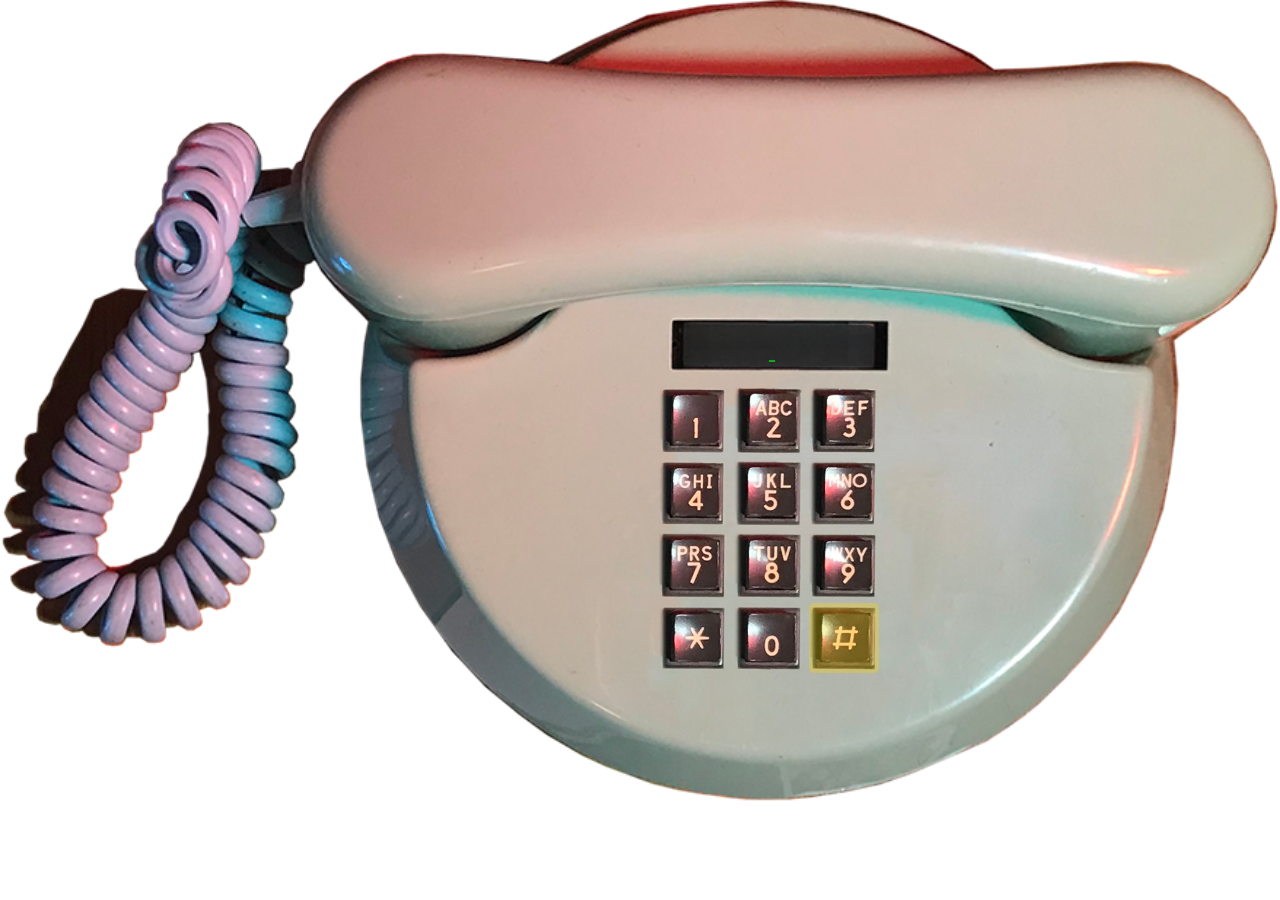
<file: assets/BFTF-Phone/index.html>
<!DOCTYPE html>
<html lang="en" >
<head>
  <meta charset="UTF-8">
  <title>A phone to the Future</title>
  <link rel="stylesheet" href="./style.css">

</head>
<body>


<!-- partial:index.partial.html -->
<canvas id="c"></canvas>
<canvas id="c2"></canvas>
<div id="displayDialedNumber" class="divclass" style=""><h1 id="numDisp" class="numDispClass">-</h1></div>

<div id="keypad">
	


	<button value="1" class="key key-1">
		<div class="inner"></div>
	</button>
	<button value="2" class="key key-2">
		<div class="inner"></div>
	</button>
	<button value="3" class="key key-3">
		<div class="inner"></div>
	</button>
 	<button value="4" class="key key-4">
		<div class="inner"></div>
	</button>
	<button value="5" class="key key-5">
		<div class="inner"></div>
	</button>
	<button value="6" class="key key-6">
		<div class="inner"></div>
	</button>
	<button value="7" class="key key-7">
		<div class="inner"></div>
	</button>
	<button value="8" class="key key-8">
		<div class="inner"></div>
	</button>
	<button value="9" class="key key-9">
		<div class="inner"></div>
	</button>
	<button value="*" class="key key-10">
		<div class="inner"></div>
	</button>
	<button value="0" class="key key-0">
		<div class="inner"></div>
	</button>
	<button value="∞" class="key key-12">
		<div class="inner"></div>
	</button>
</div>
<!-- partial -->
  <script  src="./script.js"></script>



</body>
</html>
</file>
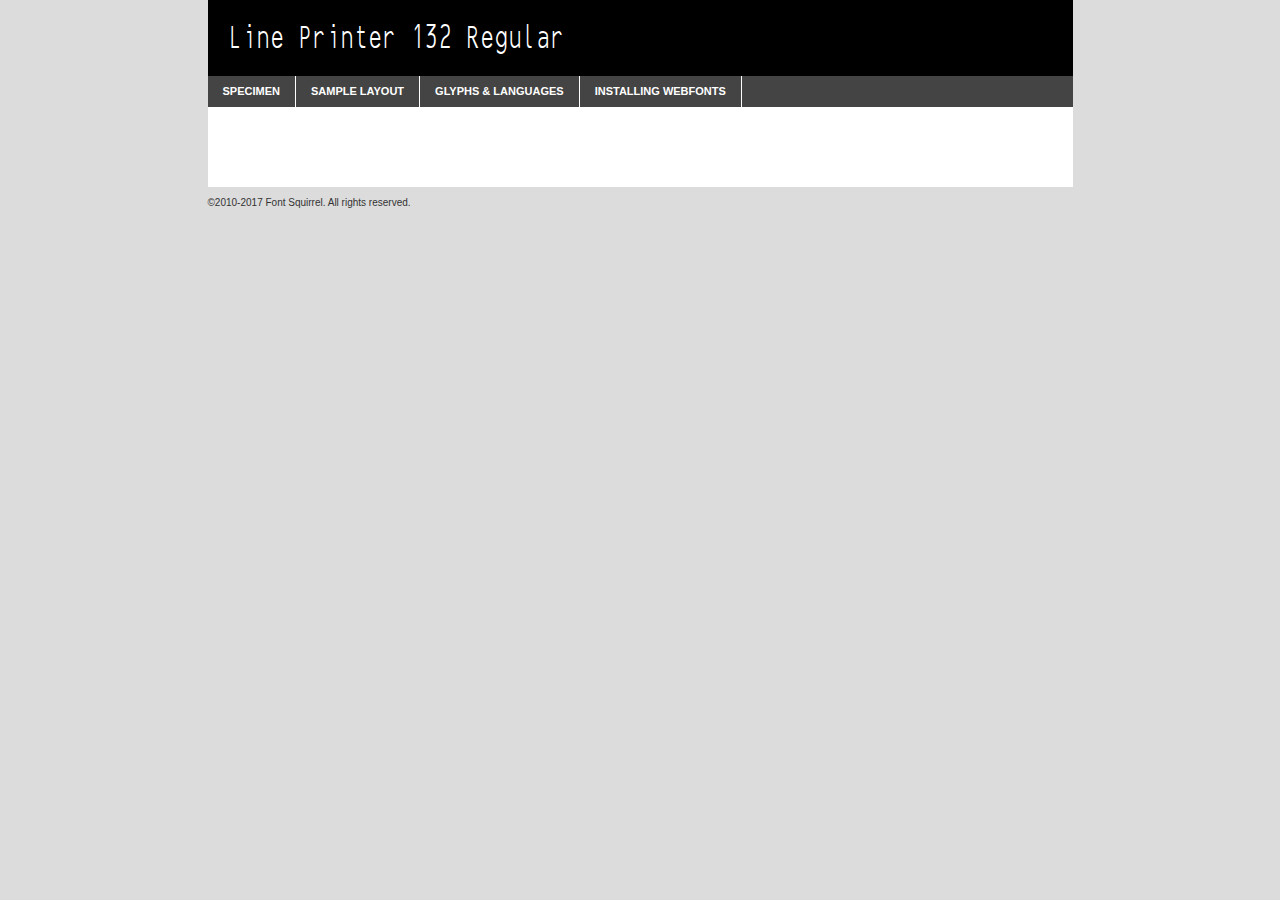
<file: assets/fonts/lp132font/line_printer_132_regular-demo.html>
<!DOCTYPE html PUBLIC "-//W3C//DTD XHTML 1.0 Transitional//EN"
	"http://www.w3.org/TR/xhtml1/DTD/xhtml1-transitional.dtd">

<html xmlns="http://www.w3.org/1999/xhtml" xml:lang="en" lang="en">
<head>
	<meta http-equiv="Content-Type" content="text/html; charset=utf-8" />
	<script src="http://ajax.googleapis.com/ajax/libs/jquery/1.7.2/jquery.min.js" type="text/javascript" charset="utf-8"></script>
	<script type="text/javascript">
	(function($){$.fn.easyTabs=function(option){var param=jQuery.extend({fadeSpeed:"fast",defaultContent:1,activeClass:'active'},option);$(this).each(function(){var thisId="#"+this.id;if(param.defaultContent==''){param.defaultContent=1;}
	if(typeof param.defaultContent=="number")
	{var defaultTab=$(thisId+" .tabs li:eq("+(param.defaultContent-1)+") a").attr('href').substr(1);}else{var defaultTab=param.defaultContent;}
	$(thisId+" .tabs li a").each(function(){var tabToHide=$(this).attr('href').substr(1);$("#"+tabToHide).addClass('easytabs-tab-content');});hideAll();changeContent(defaultTab);function hideAll(){$(thisId+" .easytabs-tab-content").hide();}
	function changeContent(tabId){hideAll();$(thisId+" .tabs li").removeClass(param.activeClass);$(thisId+" .tabs li a[href=#"+tabId+"]").closest('li').addClass(param.activeClass);if(param.fadeSpeed!="none")
	{$(thisId+" #"+tabId).fadeIn(param.fadeSpeed);}else{$(thisId+" #"+tabId).show();}}
	$(thisId+" .tabs li").click(function(){var tabId=$(this).find('a').attr('href').substr(1);changeContent(tabId);return false;});});}})(jQuery);
	</script>
	<link rel="stylesheet" href="specimen_files/specimen_stylesheet.css" type="text/css" charset="utf-8" />
	<link rel="stylesheet" href="stylesheet.css" type="text/css" charset="utf-8" />

	<style type="text/css">
					body{
				font-family: 'line_printer_132regular';
							}
		</style>

	<title>Line Printer 132 Regular Specimen</title>
	
	
	<script type="text/javascript" charset="utf-8">
		$(document).ready(function() {
			$('#container').easyTabs({defaultContent:1});
		});
	</script>
</head>

<body>
<div id="container">
	<div id="header">
		Line Printer 132 Regular	</div>
	<ul class="tabs">
		<li><a href="#specimen">Specimen</a></li>
		<li><a href="#layout">Sample Layout</a></li>
				<li><a href="#glyphs">Glyphs &amp; Languages</a></li>
		<li><a href="#installing">Installing Webfonts</a></li>
		
	</ul>
	
	<div id="main_content">

		
			<div id="specimen">
		
				<div class="section">
					<div class="grid12 firstcol">
						<div class="huge">AaBb</div>
					</div>
				</div>
		
				<div class="section">
					<div class="glyph_range">A&#x200B;B&#x200b;C&#x200b;D&#x200b;E&#x200b;F&#x200b;G&#x200b;H&#x200b;I&#x200b;J&#x200b;K&#x200b;L&#x200b;M&#x200b;N&#x200b;O&#x200b;P&#x200b;Q&#x200b;R&#x200b;S&#x200b;T&#x200b;U&#x200b;V&#x200b;W&#x200b;X&#x200b;Y&#x200b;Z&#x200b;a&#x200b;b&#x200b;c&#x200b;d&#x200b;e&#x200b;f&#x200b;g&#x200b;h&#x200b;i&#x200b;j&#x200b;k&#x200b;l&#x200b;m&#x200b;n&#x200b;o&#x200b;p&#x200b;q&#x200b;r&#x200b;s&#x200b;t&#x200b;u&#x200b;v&#x200b;w&#x200b;x&#x200b;y&#x200b;z&#x200b;1&#x200b;2&#x200b;3&#x200b;4&#x200b;5&#x200b;6&#x200b;7&#x200b;8&#x200b;9&#x200b;0&#x200b;&amp;&#x200b;.&#x200b;,&#x200b;?&#x200b;!&#x200b;&#64;&#x200b;(&#x200b;)&#x200b;#&#x200b;$&#x200b;%&#x200b;*&#x200b;+&#x200b;-&#x200b;=&#x200b;:&#x200b;;</div>
				</div>
				<div class="section">
					<div class="grid12 firstcol">
						<table class="sample_table">
							<tr><td>10</td><td class="size10">abcdefghijklmnopqrstuvwxyzABCDEFGHIJKLMNOPQRSTUVWXYZ0123456789abcdefghijklmnopqrstuvwxyzABCDEFGHIJKLMNOPQRSTUVWXYZ0123456789abcdefghijklmnopqrstuvwxyzABCDEFGHIJKLMNOPQRSTUVWXYZ</td></tr>
							<tr><td>11</td><td class="size11">abcdefghijklmnopqrstuvwxyzABCDEFGHIJKLMNOPQRSTUVWXYZ0123456789abcdefghijklmnopqrstuvwxyzABCDEFGHIJKLMNOPQRSTUVWXYZ0123456789abcdefghijklmnopqrstuvwxyzABCDEFGHIJKLMNOPQRSTUVWXYZ</td></tr>
							<tr><td>12</td><td class="size12">abcdefghijklmnopqrstuvwxyzABCDEFGHIJKLMNOPQRSTUVWXYZ0123456789abcdefghijklmnopqrstuvwxyzABCDEFGHIJKLMNOPQRSTUVWXYZ0123456789abcdefghijklmnopqrstuvwxyzABCDEFGHIJKLMNOPQRSTUVWXYZ</td></tr>
							<tr><td>13</td><td class="size13">abcdefghijklmnopqrstuvwxyzABCDEFGHIJKLMNOPQRSTUVWXYZ0123456789abcdefghijklmnopqrstuvwxyzABCDEFGHIJKLMNOPQRSTUVWXYZ0123456789abcdefghijklmnopqrstuvwxyzABCDEFGHIJKLMNOPQRSTUVWXYZ</td></tr>
							<tr><td>14</td><td class="size14">abcdefghijklmnopqrstuvwxyzABCDEFGHIJKLMNOPQRSTUVWXYZ0123456789abcdefghijklmnopqrstuvwxyzABCDEFGHIJKLMNOPQRSTUVWXYZ0123456789abcdefghijklmnopqrstuvwxyzABCDEFGHIJKLMNOPQRSTUVWXYZ</td></tr>
							<tr><td>16</td><td class="size16">abcdefghijklmnopqrstuvwxyzABCDEFGHIJKLMNOPQRSTUVWXYZ0123456789abcdefghijklmnopqrstuvwxyzABCDEFGHIJKLMNOPQRSTUVWXYZ</td></tr>
							<tr><td>18</td><td class="size18">abcdefghijklmnopqrstuvwxyzABCDEFGHIJKLMNOPQRSTUVWXYZ0123456789abcdefghijklmnopqrstuvwxyzABCDEFGHIJKLMNOPQRSTUVWXYZ</td></tr>
							<tr><td>20</td><td class="size20">abcdefghijklmnopqrstuvwxyzABCDEFGHIJKLMNOPQRSTUVWXYZ0123456789abcdefghijklmnopqrstuvwxyzABCDEFGHIJKLMNOPQRSTUVWXYZ</td></tr>
							<tr><td>24</td><td class="size24">abcdefghijklmnopqrstuvwxyzABCDEFGHIJKLMNOPQRSTUVWXYZ0123456789abcdefghijklmnopqrstuvwxyzABCDEFGHIJKLMNOPQRSTUVWXYZ</td></tr>
							<tr><td>30</td><td class="size30">abcdefghijklmnopqrstuvwxyzABCDEFGHIJKLMNOPQRSTUVWXYZ0123456789abcdefghijklmnopqrstuvwxyzABCDEFGHIJKLMNOPQRSTUVWXYZ</td></tr>
							<tr><td>36</td><td class="size36">abcdefghijklmnopqrstuvwxyzABCDEFGHIJKLMNOPQRSTUVWXYZ0123456789abcdefghijklmnopqrstuvwxyzABCDEFGHIJKLMNOPQRSTUVWXYZ</td></tr>
							<tr><td>48</td><td class="size48">abcdefghijklmnopqrstuvwxyzABCDEFGHIJKLMNOPQRSTUVWXYZ0123456789abcdefghijklmnopqrstuvwxyzABCDEFGHIJKLMNOPQRSTUVWXYZ</td></tr>
							<tr><td>60</td><td class="size60">abcdefghijklmnopqrstuvwxyzABCDEFGHIJKLMNOPQRSTUVWXYZ0123456789abcdefghijklmnopqrstuvwxyzABCDEFGHIJKLMNOPQRSTUVWXYZ</td></tr>
							<tr><td>72</td><td class="size72">abcdefghijklmnopqrstuvwxyzABCDEFGHIJKLMNOPQRSTUVWXYZ0123456789abcdefghijklmnopqrstuvwxyzABCDEFGHIJKLMNOPQRSTUVWXYZ</td></tr>
							<tr><td>90</td><td class="size90">abcdefghijklmnopqrstuvwxyzABCDEFGHIJKLMNOPQRSTUVWXYZ0123456789abcdefghijklmnopqrstuvwxyzABCDEFGHIJKLMNOPQRSTUVWXYZ</td></tr>
						</table>
				
					</div>
			
				</div>
		
		
		
								<div class="section" id="bodycomparison">


										<div id="xheight">
				<div class="fontbody">&#x25FC;&#x25FC;&#x25FC;&#x25FC;&#x25FC;&#x25FC;&#x25FC;&#x25FC;&#x25FC;&#x25FC;&#x25FC;&#x25FC;&#x25FC;&#x25FC;&#x25FC;&#x25FC;&#x25FC;&#x25FC;&#x25FC;&#x25FC;&#x25FC;&#x25FC;&#x25FC;&#x25FC;&#x25FC;&#x25FC;&#x25FC;&#x25FC;&#x25FC;&#x25FC;&#x25FC;&#x25FC;&#x25FC;&#x25FC;&#x25FC;&#x25FC;&#x25FC;&#x25FC;&#x25FC;&#x25FC;&#x25FC;&#x25FC;&#x25FC;&#x25FC;&#x25FC;&#x25FC;&#x25FC;&#x25FC;&#x25FC;&#x25FC;&#x25FC;&#x25FC;&#x25FC;&#x25FC;&#x25FC;&#x25FC;&#x25FC;&#x25FC;&#x25FC;&#x25FC;&#x25FC;&#x25FC;&#x25FC;&#x25FC;&#x25FC;&#x25FC;&#x25FC;&#x25FC;&#x25FC;&#x25FC;&#x25FC;&#x25FC;&#x25FC;&#x25FC;&#x25FC;&#x25FC;&#x25FC;&#x25FC;&#x25FC;&#x25FC;&#x25FC;&#x25FC;&#x25FC;&#x25FC;&#x25FC;&#x25FC;&#x25FC;&#x25FC;&#x25FC;&#x25FC;&#x25FC;&#x25FC;&#x25FC;&#x25FC;&#x25FC;&#x25FC;&#x25FC;&#x25FC;&#x25FC;body</div><div class="arialbody">body</div><div class="verdanabody">body</div><div class="georgiabody">body</div></div>
										<div class="fontbody" style="z-index:1">
											body<span>Line Printer 132 Regular</span>
										</div>
										<div class="arialbody" style="z-index:1">
											body<span>Arial</span>
										</div>
										<div class="verdanabody" style="z-index:1">
											body<span>Verdana</span>
										</div>
										<div class="georgiabody" style="z-index:1">
											body<span>Georgia</span>
										</div>



								</div>
		
		
				<div class="section psample psample_row1" id="">
					
					<div class="grid2 firstcol">
						<p class="size10"><span>10.</span>Aenean lacinia bibendum nulla sed consectetur. Fusce dapibus, tellus ac cursus commodo, tortor mauris condimentum nibh, ut fermentum massa justo sit amet risus. Nullam id dolor id nibh ultricies vehicula ut id elit. Cum sociis natoque penatibus et magnis dis parturient montes, nascetur ridiculus mus. Nulla vitae elit libero, a pharetra augue.</p>
			
					</div>
					<div class="grid3">
						<p class="size11"><span>11.</span>Aenean lacinia bibendum nulla sed consectetur. Fusce dapibus, tellus ac cursus commodo, tortor mauris condimentum nibh, ut fermentum massa justo sit amet risus. Nullam id dolor id nibh ultricies vehicula ut id elit. Cum sociis natoque penatibus et magnis dis parturient montes, nascetur ridiculus mus. Nulla vitae elit libero, a pharetra augue.</p>
			
					</div>
					<div class="grid3">
						<p class="size12"><span>12.</span>Aenean lacinia bibendum nulla sed consectetur. Fusce dapibus, tellus ac cursus commodo, tortor mauris condimentum nibh, ut fermentum massa justo sit amet risus. Nullam id dolor id nibh ultricies vehicula ut id elit. Cum sociis natoque penatibus et magnis dis parturient montes, nascetur ridiculus mus. Nulla vitae elit libero, a pharetra augue.</p>
			
					</div>
					<div class="grid4">
						<p class="size13"><span>13.</span>Aenean lacinia bibendum nulla sed consectetur. Fusce dapibus, tellus ac cursus commodo, tortor mauris condimentum nibh, ut fermentum massa justo sit amet risus. Nullam id dolor id nibh ultricies vehicula ut id elit. Cum sociis natoque penatibus et magnis dis parturient montes, nascetur ridiculus mus. Nulla vitae elit libero, a pharetra augue.</p>
			
					</div>
					<div class="white_blend"></div>
					
				</div>
				<div class="section psample psample_row2" id="">
					<div class="grid3 firstcol">
						<p class="size14"><span>14.</span>Aenean lacinia bibendum nulla sed consectetur. Fusce dapibus, tellus ac cursus commodo, tortor mauris condimentum nibh, ut fermentum massa justo sit amet risus. Nullam id dolor id nibh ultricies vehicula ut id elit. Cum sociis natoque penatibus et magnis dis parturient montes, nascetur ridiculus mus. Nulla vitae elit libero, a pharetra augue.</p>
			
					</div>
					<div class="grid4">
						<p class="size16"><span>16.</span>Aenean lacinia bibendum nulla sed consectetur. Fusce dapibus, tellus ac cursus commodo, tortor mauris condimentum nibh, ut fermentum massa justo sit amet risus. Nullam id dolor id nibh ultricies vehicula ut id elit. Cum sociis natoque penatibus et magnis dis parturient montes, nascetur ridiculus mus. Nulla vitae elit libero, a pharetra augue.</p>
			
					</div>
					<div class="grid5">
						<p class="size18"><span>18.</span>Aenean lacinia bibendum nulla sed consectetur. Fusce dapibus, tellus ac cursus commodo, tortor mauris condimentum nibh, ut fermentum massa justo sit amet risus. Nullam id dolor id nibh ultricies vehicula ut id elit. Cum sociis natoque penatibus et magnis dis parturient montes, nascetur ridiculus mus. Nulla vitae elit libero, a pharetra augue.</p>
			
					</div>

					<div class="white_blend"></div>

				</div>
				
				<div class="section psample psample_row3" id="">
					<div class="grid5 firstcol">
						<p class="size20"><span>20.</span>Aenean lacinia bibendum nulla sed consectetur. Fusce dapibus, tellus ac cursus commodo, tortor mauris condimentum nibh, ut fermentum massa justo sit amet risus. Nullam id dolor id nibh ultricies vehicula ut id elit. Cum sociis natoque penatibus et magnis dis parturient montes, nascetur ridiculus mus. Nulla vitae elit libero, a pharetra augue.</p>
					</div>
					<div class="grid7">
						<p class="size24"><span>24.</span>Aenean lacinia bibendum nulla sed consectetur. Fusce dapibus, tellus ac cursus commodo, tortor mauris condimentum nibh, ut fermentum massa justo sit amet risus. Nullam id dolor id nibh ultricies vehicula ut id elit. Cum sociis natoque penatibus et magnis dis parturient montes, nascetur ridiculus mus. Nulla vitae elit libero, a pharetra augue.</p>
					</div>
					
					<div class="white_blend"></div>
					
				</div>
				
				<div class="section psample psample_row4" id="">
					<div class="grid12 firstcol">
						<p class="size30"><span>30.</span>Aenean lacinia bibendum nulla sed consectetur. Fusce dapibus, tellus ac cursus commodo, tortor mauris condimentum nibh, ut fermentum massa justo sit amet risus. Nullam id dolor id nibh ultricies vehicula ut id elit. Cum sociis natoque penatibus et magnis dis parturient montes, nascetur ridiculus mus. Nulla vitae elit libero, a pharetra augue.</p>
					</div>
					<div class="white_blend"></div>
					
				</div>
				
				
				
				<div class="section psample psample_row1 fullreverse">
					<div class="grid2 firstcol">
						<p class="size10"><span>10.</span>Aenean lacinia bibendum nulla sed consectetur. Fusce dapibus, tellus ac cursus commodo, tortor mauris condimentum nibh, ut fermentum massa justo sit amet risus. Nullam id dolor id nibh ultricies vehicula ut id elit. Cum sociis natoque penatibus et magnis dis parturient montes, nascetur ridiculus mus. Nulla vitae elit libero, a pharetra augue.</p>
			
					</div>
					<div class="grid3">
						<p class="size11"><span>11.</span>Aenean lacinia bibendum nulla sed consectetur. Fusce dapibus, tellus ac cursus commodo, tortor mauris condimentum nibh, ut fermentum massa justo sit amet risus. Nullam id dolor id nibh ultricies vehicula ut id elit. Cum sociis natoque penatibus et magnis dis parturient montes, nascetur ridiculus mus. Nulla vitae elit libero, a pharetra augue.</p>
			
					</div>
					<div class="grid3">
						<p class="size12"><span>12.</span>Aenean lacinia bibendum nulla sed consectetur. Fusce dapibus, tellus ac cursus commodo, tortor mauris condimentum nibh, ut fermentum massa justo sit amet risus. Nullam id dolor id nibh ultricies vehicula ut id elit. Cum sociis natoque penatibus et magnis dis parturient montes, nascetur ridiculus mus. Nulla vitae elit libero, a pharetra augue.</p>
			
					</div>
					<div class="grid4">
						<p class="size13"><span>13.</span>Aenean lacinia bibendum nulla sed consectetur. Fusce dapibus, tellus ac cursus commodo, tortor mauris condimentum nibh, ut fermentum massa justo sit amet risus. Nullam id dolor id nibh ultricies vehicula ut id elit. Cum sociis natoque penatibus et magnis dis parturient montes, nascetur ridiculus mus. Nulla vitae elit libero, a pharetra augue.</p>
			
					</div>
					<div class="black_blend"></div>
					
				</div>
				
				<div class="section psample psample_row2 fullreverse">
					<div class="grid3 firstcol">
						<p class="size14"><span>14.</span>Aenean lacinia bibendum nulla sed consectetur. Fusce dapibus, tellus ac cursus commodo, tortor mauris condimentum nibh, ut fermentum massa justo sit amet risus. Nullam id dolor id nibh ultricies vehicula ut id elit. Cum sociis natoque penatibus et magnis dis parturient montes, nascetur ridiculus mus. Nulla vitae elit libero, a pharetra augue.</p>
			
					</div>
					<div class="grid4">
						<p class="size16"><span>16.</span>Aenean lacinia bibendum nulla sed consectetur. Fusce dapibus, tellus ac cursus commodo, tortor mauris condimentum nibh, ut fermentum massa justo sit amet risus. Nullam id dolor id nibh ultricies vehicula ut id elit. Cum sociis natoque penatibus et magnis dis parturient montes, nascetur ridiculus mus. Nulla vitae elit libero, a pharetra augue.</p>
			
					</div>
					<div class="grid5">
						<p class="size18"><span>18.</span>Aenean lacinia bibendum nulla sed consectetur. Fusce dapibus, tellus ac cursus commodo, tortor mauris condimentum nibh, ut fermentum massa justo sit amet risus. Nullam id dolor id nibh ultricies vehicula ut id elit. Cum sociis natoque penatibus et magnis dis parturient montes, nascetur ridiculus mus. Nulla vitae elit libero, a pharetra augue.</p>
			
					</div>
					<div class="black_blend"></div>

				</div>
				
				<div class="section psample fullreverse psample_row3" id="">
					<div class="grid5 firstcol">
						<p class="size20"><span>20.</span>Aenean lacinia bibendum nulla sed consectetur. Fusce dapibus, tellus ac cursus commodo, tortor mauris condimentum nibh, ut fermentum massa justo sit amet risus. Nullam id dolor id nibh ultricies vehicula ut id elit. Cum sociis natoque penatibus et magnis dis parturient montes, nascetur ridiculus mus. Nulla vitae elit libero, a pharetra augue.</p>
					</div>
					<div class="grid7">
						<p class="size24"><span>24.</span>Aenean lacinia bibendum nulla sed consectetur. Fusce dapibus, tellus ac cursus commodo, tortor mauris condimentum nibh, ut fermentum massa justo sit amet risus. Nullam id dolor id nibh ultricies vehicula ut id elit. Cum sociis natoque penatibus et magnis dis parturient montes, nascetur ridiculus mus. Nulla vitae elit libero, a pharetra augue.</p>
					</div>
					
					<div class="black_blend"></div>
					
				</div>
				
				<div class="section psample fullreverse psample_row4" id="" style="border-bottom: 20px #000 solid;">
					<div class="grid12 firstcol">
						<p class="size30"><span>30.</span>Aenean lacinia bibendum nulla sed consectetur. Fusce dapibus, tellus ac cursus commodo, tortor mauris condimentum nibh, ut fermentum massa justo sit amet risus. Nullam id dolor id nibh ultricies vehicula ut id elit. Cum sociis natoque penatibus et magnis dis parturient montes, nascetur ridiculus mus. Nulla vitae elit libero, a pharetra augue.</p>
					</div>
					<div class="black_blend"></div>
					
				</div>
				
				
				
				
			</div>
			
			<div id="layout">
				
				<div class="section">
					
					<div class="grid12 firstcol">
						<h1>Lorem Ipsum Dolor</h1>
						<h2>Etiam porta sem malesuada magna mollis euismod</h2>
						
						<p class="byline">By <a href="#link">Aenean Lacinia</a></p>
					</div>
				</div>
				<div class="section">
					<div class="grid8 firstcol">
						<p class="large">Donec sed odio dui. Morbi leo risus, porta ac consectetur ac, vestibulum at eros. Fusce dapibus, tellus ac cursus commodo, tortor mauris condimentum nibh, ut fermentum massa justo sit amet risus. </p>

						
						<h3>Pellentesque ornare sem</h3>

						<p>Maecenas sed diam eget risus varius blandit sit amet non magna. Maecenas faucibus mollis interdum. Donec ullamcorper nulla non metus auctor fringilla. Nullam id dolor id nibh ultricies vehicula ut id elit. Nullam id dolor id nibh ultricies vehicula ut id elit. </p>

						<p>Aenean eu leo quam. Pellentesque ornare sem lacinia quam venenatis vestibulum. Lorem ipsum dolor sit amet, consectetur adipiscing elit. Cum sociis natoque penatibus et magnis dis parturient montes, nascetur ridiculus mus. </p>

						<p>Nulla vitae elit libero, a pharetra augue. Praesent commodo cursus magna, vel scelerisque nisl consectetur et. Aenean lacinia bibendum nulla sed consectetur. </p>

						<p>Nullam quis risus eget urna mollis ornare vel eu leo. Nullam quis risus eget urna mollis ornare vel eu leo. Maecenas sed diam eget risus varius blandit sit amet non magna. Donec ullamcorper nulla non metus auctor fringilla. </p>

						<h3>Cras mattis consectetur</h3>

						<p>Aenean eu leo quam. Pellentesque ornare sem lacinia quam venenatis vestibulum. Aenean lacinia bibendum nulla sed consectetur. Integer posuere erat a ante venenatis dapibus posuere velit aliquet. Cras mattis consectetur purus sit amet fermentum. </p>

						<p>Nullam id dolor id nibh ultricies vehicula ut id elit. Nullam quis risus eget urna mollis ornare vel eu leo. Cras mattis consectetur purus sit amet fermentum.</p>
					</div>
					
					<div class="grid4 sidebar">
						
						<div class="box reverse">
							<p class="last">Nullam quis risus eget urna mollis ornare vel eu leo. Donec ullamcorper nulla non metus auctor fringilla. Cras mattis consectetur purus sit amet fermentum. Sed posuere consectetur est at lobortis. Lorem ipsum dolor sit amet, consectetur adipiscing elit. </p>
						</div>
						
						<p class="caption">Maecenas sed diam eget risus varius.</p>

						<p>Vestibulum id ligula porta felis euismod semper. Integer posuere erat a ante venenatis dapibus posuere velit aliquet. Vestibulum id ligula porta felis euismod semper. Sed posuere consectetur est at lobortis. Maecenas sed diam eget risus varius blandit sit amet non magna. Fusce dapibus, tellus ac cursus commodo, tortor mauris condimentum nibh, ut fermentum massa justo sit amet risus. </p>

					

						<p>Duis mollis, est non commodo luctus, nisi erat porttitor ligula, eget lacinia odio sem nec elit. Aenean lacinia bibendum nulla sed consectetur. Vivamus sagittis lacus vel augue laoreet rutrum faucibus dolor auctor. Aenean lacinia bibendum nulla sed consectetur. Nullam quis risus eget urna mollis ornare vel eu leo. </p>

						<p>Praesent commodo cursus magna, vel scelerisque nisl consectetur et. Donec ullamcorper nulla non metus auctor fringilla. Maecenas faucibus mollis interdum. Fusce dapibus, tellus ac cursus commodo, tortor mauris condimentum nibh, ut fermentum massa justo sit amet risus. </p>

					</div>
				</div>
				
			</div>


			



		<div id="glyphs">
			<div class="section">
				<div class="grid12 firstcol">
			
				<h1>Language Support</h1>
				<p>The subset of Line Printer 132 Regular in this kit supports the following languages:<br />
			
					Albanian, Basque, Breton, Chamorro, Danish, Dutch, English, Faroese, Finnish, French, Frisian, Galician, German, Icelandic, Italian, Malagasy, Norwegian, Portuguese, Spanish, Alsatian, Aragonese, Arapaho, Arrernte, Asturian, Aymara, Bislama, Cebuano, Corsican, Fijian, French_creole, Genoese, Gilbertese, Greenlandic, Haitian_creole, Hiligaynon, Hmong, Hopi, Ibanag, Iloko_ilokano, Indonesian, Interglossa_glosa, Interlingua, Irish_gaelic, Jerriais, Lojban, Lombard, Luxembourgeois, Manx, Mohawk, Norfolk_pitcairnese, Occitan, Oromo, Pangasinan, Papiamento, Piedmontese, Potawatomi, Rhaeto-romance, Romansh, Rotokas, Sami_lule, Samoan, Sardinian, Scots_gaelic, Seychelles_creole, Shona, Sicilian, Somali, Southern_ndebele, Swahili, Swati_swazi, Tagalog_filipino_pilipino, Tetum, Tok_pisin, Uyghur_latinized, Volapuk, Walloon, Warlpiri, Xhosa, Yapese, Zulu, Latinbasic, Ubasic, Demo				</p>
				<h1>Glyph Chart</h1>
				<p>The subset of Line Printer 132 Regular in this kit includes all the glyphs listed below. Unicode entities are included above each glyph to help you insert individual characters into your layout.</p>
				<div id="glyph_chart">
			
																				 <div><p>&amp;#13;</p>&#13;</div>
																				 <div><p>&amp;#32;</p>&#32;</div>
																				 <div><p>&amp;#33;</p>&#33;</div>
																				 <div><p>&amp;#34;</p>&#34;</div>
																				 <div><p>&amp;#35;</p>&#35;</div>
																				 <div><p>&amp;#36;</p>&#36;</div>
																				 <div><p>&amp;#37;</p>&#37;</div>
																				 <div><p>&amp;#38;</p>&#38;</div>
																				 <div><p>&amp;#39;</p>&#39;</div>
																				 <div><p>&amp;#40;</p>&#40;</div>
																				 <div><p>&amp;#41;</p>&#41;</div>
																				 <div><p>&amp;#42;</p>&#42;</div>
																				 <div><p>&amp;#43;</p>&#43;</div>
																				 <div><p>&amp;#44;</p>&#44;</div>
																				 <div><p>&amp;#45;</p>&#45;</div>
																				 <div><p>&amp;#46;</p>&#46;</div>
																				 <div><p>&amp;#47;</p>&#47;</div>
																				 <div><p>&amp;#48;</p>&#48;</div>
																				 <div><p>&amp;#49;</p>&#49;</div>
																				 <div><p>&amp;#50;</p>&#50;</div>
																				 <div><p>&amp;#51;</p>&#51;</div>
																				 <div><p>&amp;#52;</p>&#52;</div>
																				 <div><p>&amp;#53;</p>&#53;</div>
																				 <div><p>&amp;#54;</p>&#54;</div>
																				 <div><p>&amp;#55;</p>&#55;</div>
																				 <div><p>&amp;#56;</p>&#56;</div>
																				 <div><p>&amp;#57;</p>&#57;</div>
																				 <div><p>&amp;#58;</p>&#58;</div>
																				 <div><p>&amp;#59;</p>&#59;</div>
																				 <div><p>&amp;#60;</p>&#60;</div>
																				 <div><p>&amp;#61;</p>&#61;</div>
																				 <div><p>&amp;#62;</p>&#62;</div>
																				 <div><p>&amp;#63;</p>&#63;</div>
																				 <div><p>&amp;#64;</p>&#64;</div>
																				 <div><p>&amp;#65;</p>&#65;</div>
																				 <div><p>&amp;#66;</p>&#66;</div>
																				 <div><p>&amp;#67;</p>&#67;</div>
																				 <div><p>&amp;#68;</p>&#68;</div>
																				 <div><p>&amp;#69;</p>&#69;</div>
																				 <div><p>&amp;#70;</p>&#70;</div>
																				 <div><p>&amp;#71;</p>&#71;</div>
																				 <div><p>&amp;#72;</p>&#72;</div>
																				 <div><p>&amp;#73;</p>&#73;</div>
																				 <div><p>&amp;#74;</p>&#74;</div>
																				 <div><p>&amp;#75;</p>&#75;</div>
																				 <div><p>&amp;#76;</p>&#76;</div>
																				 <div><p>&amp;#77;</p>&#77;</div>
																				 <div><p>&amp;#78;</p>&#78;</div>
																				 <div><p>&amp;#79;</p>&#79;</div>
																				 <div><p>&amp;#80;</p>&#80;</div>
																				 <div><p>&amp;#81;</p>&#81;</div>
																				 <div><p>&amp;#82;</p>&#82;</div>
																				 <div><p>&amp;#83;</p>&#83;</div>
																				 <div><p>&amp;#84;</p>&#84;</div>
																				 <div><p>&amp;#85;</p>&#85;</div>
																				 <div><p>&amp;#86;</p>&#86;</div>
																				 <div><p>&amp;#87;</p>&#87;</div>
																				 <div><p>&amp;#88;</p>&#88;</div>
																				 <div><p>&amp;#89;</p>&#89;</div>
																				 <div><p>&amp;#90;</p>&#90;</div>
																				 <div><p>&amp;#91;</p>&#91;</div>
																				 <div><p>&amp;#92;</p>&#92;</div>
																				 <div><p>&amp;#93;</p>&#93;</div>
																				 <div><p>&amp;#94;</p>&#94;</div>
																				 <div><p>&amp;#95;</p>&#95;</div>
																				 <div><p>&amp;#96;</p>&#96;</div>
																				 <div><p>&amp;#97;</p>&#97;</div>
																				 <div><p>&amp;#98;</p>&#98;</div>
																				 <div><p>&amp;#99;</p>&#99;</div>
																				 <div><p>&amp;#100;</p>&#100;</div>
																				 <div><p>&amp;#101;</p>&#101;</div>
																				 <div><p>&amp;#102;</p>&#102;</div>
																				 <div><p>&amp;#103;</p>&#103;</div>
																				 <div><p>&amp;#104;</p>&#104;</div>
																				 <div><p>&amp;#105;</p>&#105;</div>
																				 <div><p>&amp;#106;</p>&#106;</div>
																				 <div><p>&amp;#107;</p>&#107;</div>
																				 <div><p>&amp;#108;</p>&#108;</div>
																				 <div><p>&amp;#109;</p>&#109;</div>
																				 <div><p>&amp;#110;</p>&#110;</div>
																				 <div><p>&amp;#111;</p>&#111;</div>
																				 <div><p>&amp;#112;</p>&#112;</div>
																				 <div><p>&amp;#113;</p>&#113;</div>
																				 <div><p>&amp;#114;</p>&#114;</div>
																				 <div><p>&amp;#115;</p>&#115;</div>
																				 <div><p>&amp;#116;</p>&#116;</div>
																				 <div><p>&amp;#117;</p>&#117;</div>
																				 <div><p>&amp;#118;</p>&#118;</div>
																				 <div><p>&amp;#119;</p>&#119;</div>
																				 <div><p>&amp;#120;</p>&#120;</div>
																				 <div><p>&amp;#121;</p>&#121;</div>
																				 <div><p>&amp;#122;</p>&#122;</div>
																				 <div><p>&amp;#123;</p>&#123;</div>
																				 <div><p>&amp;#124;</p>&#124;</div>
																				 <div><p>&amp;#125;</p>&#125;</div>
																				 <div><p>&amp;#126;</p>&#126;</div>
																				 <div><p>&amp;#160;</p>&#160;</div>
																				 <div><p>&amp;#161;</p>&#161;</div>
																				 <div><p>&amp;#162;</p>&#162;</div>
																				 <div><p>&amp;#163;</p>&#163;</div>
																				 <div><p>&amp;#164;</p>&#164;</div>
																				 <div><p>&amp;#165;</p>&#165;</div>
																				 <div><p>&amp;#166;</p>&#166;</div>
																				 <div><p>&amp;#167;</p>&#167;</div>
																				 <div><p>&amp;#168;</p>&#168;</div>
																				 <div><p>&amp;#169;</p>&#169;</div>
																				 <div><p>&amp;#170;</p>&#170;</div>
																				 <div><p>&amp;#171;</p>&#171;</div>
																				 <div><p>&amp;#172;</p>&#172;</div>
																				 <div><p>&amp;#173;</p>&#173;</div>
																				 <div><p>&amp;#174;</p>&#174;</div>
																				 <div><p>&amp;#175;</p>&#175;</div>
																				 <div><p>&amp;#176;</p>&#176;</div>
																				 <div><p>&amp;#177;</p>&#177;</div>
																				 <div><p>&amp;#178;</p>&#178;</div>
																				 <div><p>&amp;#179;</p>&#179;</div>
																				 <div><p>&amp;#180;</p>&#180;</div>
																				 <div><p>&amp;#181;</p>&#181;</div>
																				 <div><p>&amp;#182;</p>&#182;</div>
																				 <div><p>&amp;#183;</p>&#183;</div>
																				 <div><p>&amp;#184;</p>&#184;</div>
																				 <div><p>&amp;#185;</p>&#185;</div>
																				 <div><p>&amp;#186;</p>&#186;</div>
																				 <div><p>&amp;#187;</p>&#187;</div>
																				 <div><p>&amp;#188;</p>&#188;</div>
																				 <div><p>&amp;#189;</p>&#189;</div>
																				 <div><p>&amp;#190;</p>&#190;</div>
																				 <div><p>&amp;#191;</p>&#191;</div>
																				 <div><p>&amp;#192;</p>&#192;</div>
																				 <div><p>&amp;#193;</p>&#193;</div>
																				 <div><p>&amp;#194;</p>&#194;</div>
																				 <div><p>&amp;#195;</p>&#195;</div>
																				 <div><p>&amp;#196;</p>&#196;</div>
																				 <div><p>&amp;#197;</p>&#197;</div>
																				 <div><p>&amp;#198;</p>&#198;</div>
																				 <div><p>&amp;#199;</p>&#199;</div>
																				 <div><p>&amp;#200;</p>&#200;</div>
																				 <div><p>&amp;#201;</p>&#201;</div>
																				 <div><p>&amp;#202;</p>&#202;</div>
																				 <div><p>&amp;#203;</p>&#203;</div>
																				 <div><p>&amp;#204;</p>&#204;</div>
																				 <div><p>&amp;#205;</p>&#205;</div>
																				 <div><p>&amp;#206;</p>&#206;</div>
																				 <div><p>&amp;#207;</p>&#207;</div>
																				 <div><p>&amp;#208;</p>&#208;</div>
																				 <div><p>&amp;#209;</p>&#209;</div>
																				 <div><p>&amp;#210;</p>&#210;</div>
																				 <div><p>&amp;#211;</p>&#211;</div>
																				 <div><p>&amp;#212;</p>&#212;</div>
																				 <div><p>&amp;#213;</p>&#213;</div>
																				 <div><p>&amp;#214;</p>&#214;</div>
																				 <div><p>&amp;#215;</p>&#215;</div>
																				 <div><p>&amp;#216;</p>&#216;</div>
																				 <div><p>&amp;#217;</p>&#217;</div>
																				 <div><p>&amp;#218;</p>&#218;</div>
																				 <div><p>&amp;#219;</p>&#219;</div>
																				 <div><p>&amp;#220;</p>&#220;</div>
																				 <div><p>&amp;#221;</p>&#221;</div>
																				 <div><p>&amp;#222;</p>&#222;</div>
																				 <div><p>&amp;#223;</p>&#223;</div>
																				 <div><p>&amp;#224;</p>&#224;</div>
																				 <div><p>&amp;#225;</p>&#225;</div>
																				 <div><p>&amp;#226;</p>&#226;</div>
																				 <div><p>&amp;#227;</p>&#227;</div>
																				 <div><p>&amp;#228;</p>&#228;</div>
																				 <div><p>&amp;#229;</p>&#229;</div>
																				 <div><p>&amp;#230;</p>&#230;</div>
																				 <div><p>&amp;#231;</p>&#231;</div>
																				 <div><p>&amp;#232;</p>&#232;</div>
																				 <div><p>&amp;#233;</p>&#233;</div>
																				 <div><p>&amp;#234;</p>&#234;</div>
																				 <div><p>&amp;#235;</p>&#235;</div>
																				 <div><p>&amp;#236;</p>&#236;</div>
																				 <div><p>&amp;#237;</p>&#237;</div>
																				 <div><p>&amp;#238;</p>&#238;</div>
																				 <div><p>&amp;#239;</p>&#239;</div>
																				 <div><p>&amp;#240;</p>&#240;</div>
																				 <div><p>&amp;#241;</p>&#241;</div>
																				 <div><p>&amp;#242;</p>&#242;</div>
																				 <div><p>&amp;#243;</p>&#243;</div>
																				 <div><p>&amp;#244;</p>&#244;</div>
																				 <div><p>&amp;#245;</p>&#245;</div>
																				 <div><p>&amp;#246;</p>&#246;</div>
																				 <div><p>&amp;#247;</p>&#247;</div>
																				 <div><p>&amp;#248;</p>&#248;</div>
																				 <div><p>&amp;#249;</p>&#249;</div>
																				 <div><p>&amp;#250;</p>&#250;</div>
																				 <div><p>&amp;#251;</p>&#251;</div>
																				 <div><p>&amp;#252;</p>&#252;</div>
																				 <div><p>&amp;#253;</p>&#253;</div>
																				 <div><p>&amp;#254;</p>&#254;</div>
																				 <div><p>&amp;#255;</p>&#255;</div>
																				 <div><p>&amp;#338;</p>&#338;</div>
																				 <div><p>&amp;#339;</p>&#339;</div>
																				 <div><p>&amp;#376;</p>&#376;</div>
																				 <div><p>&amp;#710;</p>&#710;</div>
																				 <div><p>&amp;#732;</p>&#732;</div>
																				 <div><p>&amp;#8192;</p>&#8192;</div>
																				 <div><p>&amp;#8193;</p>&#8193;</div>
																				 <div><p>&amp;#8194;</p>&#8194;</div>
																				 <div><p>&amp;#8195;</p>&#8195;</div>
																				 <div><p>&amp;#8196;</p>&#8196;</div>
																				 <div><p>&amp;#8197;</p>&#8197;</div>
																				 <div><p>&amp;#8198;</p>&#8198;</div>
																				 <div><p>&amp;#8199;</p>&#8199;</div>
																				 <div><p>&amp;#8200;</p>&#8200;</div>
																				 <div><p>&amp;#8201;</p>&#8201;</div>
																				 <div><p>&amp;#8202;</p>&#8202;</div>
																				 <div><p>&amp;#8208;</p>&#8208;</div>
																				 <div><p>&amp;#8209;</p>&#8209;</div>
																				 <div><p>&amp;#8210;</p>&#8210;</div>
																				 <div><p>&amp;#8211;</p>&#8211;</div>
																				 <div><p>&amp;#8212;</p>&#8212;</div>
																				 <div><p>&amp;#8216;</p>&#8216;</div>
																				 <div><p>&amp;#8217;</p>&#8217;</div>
																				 <div><p>&amp;#8218;</p>&#8218;</div>
																				 <div><p>&amp;#8220;</p>&#8220;</div>
																				 <div><p>&amp;#8221;</p>&#8221;</div>
																				 <div><p>&amp;#8222;</p>&#8222;</div>
																				 <div><p>&amp;#8226;</p>&#8226;</div>
																				 <div><p>&amp;#8230;</p>&#8230;</div>
																				 <div><p>&amp;#8239;</p>&#8239;</div>
																				 <div><p>&amp;#8249;</p>&#8249;</div>
																				 <div><p>&amp;#8250;</p>&#8250;</div>
																				 <div><p>&amp;#8287;</p>&#8287;</div>
																				 <div><p>&amp;#8482;</p>&#8482;</div>
																				 <div><p>&amp;#9724;</p>&#9724;</div>
																																						</div>	
				</div>
		
		
			</div>
		</div>
		
		
		<div id="specs">
			
		</div>
	
		<div id="installing">
			<div class="section">
				<div class="grid7 firstcol">
					<h1>Installing Webfonts</h1>
					
					<p>Webfonts are supported by all major browser platforms but not all in the same way. There are currently four different font formats that must be included in order to target all browsers. This includes TTF, WOFF, EOT and SVG.</p>
					
					<h2>1. Upload your webfonts</h2>
					<p>You must upload your webfont kit to your website. They should be in or near the same directory as your CSS files.</p>
					
					<h2>2. Include the webfont stylesheet</h2>
					<p>A special CSS @font-face declaration helps the various browsers select the appropriate font it needs without causing you a bunch of headaches. Learn more about this syntax by reading the <a href="https://www.fontspring.com/blog/further-hardening-of-the-bulletproof-syntax">Fontspring blog post</a> about it. The code for it is as follows:</p>


<code>
@font-face{ 
	font-family: 'MyWebFont';
	src: url('WebFont.eot');
	src: url('WebFont.eot?#iefix') format('embedded-opentype'),
	     url('WebFont.woff') format('woff'),
	     url('WebFont.ttf') format('truetype'),
	     url('WebFont.svg#webfont') format('svg');
}
</code>

	<p>We've already gone ahead and generated the code for you. All you have to do is link to the stylesheet in your HTML, like this:</p>
	<code>&lt;link rel=&quot;stylesheet&quot; href=&quot;stylesheet.css&quot; type=&quot;text/css&quot; charset=&quot;utf-8&quot; /&gt;</code>

					<h2>3. Modify your own stylesheet</h2>
					<p>To take advantage of your new fonts, you must tell your stylesheet to use them. Look at the original @font-face declaration above and find the property called "font-family." The name linked there will be what you use to reference the font. Prepend that webfont name to the font stack in the "font-family" property, inside the selector you want to change. For example:</p>
<code>p { font-family: 'WebFont', Arial, sans-serif; }</code>

<h2>4. Test</h2>
<p>Getting webfonts to work cross-browser <em>can</em> be tricky. Use the information in the sidebar to help you if you find that fonts aren't loading in a particular browser.</p>
				</div>
				
				<div class="grid5 sidebar">
					<div class="box">
						<h2>Troubleshooting<br />Font-Face Problems</h2>
						<p>Having trouble getting your webfonts to load in your new website? Here are some tips to sort out what might be the problem.</p>

						<h3>Fonts not showing in any browser</h3>

						<p>This sounds like you need to work on the plumbing. You either did not upload the fonts to the correct directory, or you did not link the fonts properly in the CSS. If you've confirmed that all this is correct and you still have a problem, take a look at your .htaccess file and see if requests are getting intercepted.</p>

						<h3>Fonts not loading in iPhone or iPad</h3>

						<p>The most common problem here is that you are serving the fonts from an IIS server. IIS refuses to serve files that have unknown MIME types. If that is the case, you must set the MIME type for SVG to "image/svg+xml" in the server settings. Follow these instructions from Microsoft if you need help.</p>

						<h3>Fonts not loading in Firefox</h3>

						<p>The primary reason for this failure? You are still using a version Firefox older than 3.5. So upgrade already! If that isn't it, then you are very likely serving fonts from a different domain. Firefox requires that all font assets be served from the same domain. Lastly it is possible that you need to add WOFF to your list of MIME types (if you are serving via IIS.)</p>

						<h3>Fonts not loading in IE</h3>

						<p>Are you looking at Internet Explorer on an actual Windows machine or are you cheating by using a service like Adobe BrowserLab? Many of these screenshot services do not render @font-face for IE. Best to test it on a real machine.</p>

						<h3>Fonts not loading in IE9</h3>

						<p>IE9, like Firefox, requires that fonts be served from the same domain as the website. Make sure that is the case.</p>
					</div>
				</div>
			</div>
			
		</div>
	
	</div>
	<div id="footer">
		<p>&copy;2010-2017 Font Squirrel. All rights reserved.</p>
	</div>
</div>
</body>
</html>
</file>
<file: assets/BFTF-Phone/style.css>
body {
  margin: 0;
  width: 100vw;
  height: calc(100vw*0.63);
  display: flex;
  
  
  background-image: url('assets/phone.png');
  
  background-repeat: no-repeat;
  background-size: contain;
  border: solid blue 0px;
  overflow-x: none;
  overflow-y: none;
  cursor: pointer
}

canvas {
  position: absolute;
  left: 0;
  margin: 0;
  
  opacity: 0.0;

  background-color: green;
}
/*
#outside {
  border: dashed red 3px;
  width: 1000px;
  height: 1100px;
}
*/


.divclass {
          
          color: rgba(0,255,10,0.6);
          font-size: 12px;
          margin: 0;
          
}

.numDispClass {  position: absolute;
            top: 10%;
            left: 40%:
            margin-left: 60%;
            padding-left: 60%;
            margin-top: 0%;
            padding-top: 20%;
            margin-bottom: auto;
            padding-bottom: auto;
          
        }


h3 {font-size: 20px;
color: blue; border: dashed blue 0px}

#c2 {
  opacity: 0.0;

  margin: 0;
}


#keypad {
  display: grid;
  grid-template-columns: 12% 12% 12%;
  grid-template-rows: 18% 18% 18% 18%;
  margin-left: 0 /*move phone*/
  margin-top: 0;

  /*unsures*/
  width: 100%; 
  height: 50%;
  
  padding-left: 51%; /*move keys*/
  padding-right: 0;
  padding-top: 30%;
  padding-bottom: 0;
  
  background-position: 0 -4px;
  perspective: 800px;
  background-image: url('');
  background-position: center;
  background-repeat: no-repeat;
  
  /*SET THE SIZE OF THE PHONE*/
  background-size: contain;
  border: dashed red 0px;

}
#keypad .key {
  background-color: transparent;
  box-sizing: border-box;
  position: relative;
  perspective: 800px;


  
  border: dashed green 0px;
}
#keypad .key .inner {
  width: 110%;
  height: 100%;
  position: relative;
  border: solid green 0px;
}



/*
#keypad {
  display: grid;
  grid-template-columns: 10vw 10vw 10vw;
  grid-template-rows: 10vw 10vw 10vw 10vw;
  padding-left: 22vw;
  padding-right:18vw;
  padding-top: 30vh;
  padding-bottom: 10vh;
  
  background-position: 0 -4px;
  perspective: 800px;
  background-image: url('assets/redbig.png');
  background-position: center;
  background-repeat: no-repeat;
  background-size: cover;
  border: dashed yellow 2px;

}
#keypad .key {
  background-color: transparent;
  box-sizing: border-box;
  position: relative;
  perspective: 800px;
  padding: 0;
  border: dashed green 2px;
}
#keypad .key .inner {
  width: 100%;
  height: 100%;
  position: relative;
  border: solid blue 2px;
}

*/

#keypad .key.key-1 .inner {
  background-position: -17px -28px;
   background-image: url('assets/buttons/1.png');
  background-position: center;
  background-repeat: no-repeat;
  background-size: cover; 
}
#keypad .key.key-2 .inner {
  background-position: -117px -28px;
  background-image: url('assets/buttons/2.png');
  background-position: center;
  background-repeat: no-repeat;
  background-size: cover; 

}
#keypad .key.key-3 .inner {
  background-position: -217px -28px;
  background-image: url('assets/buttons/3.png');
  background-position: center;
  background-repeat: no-repeat;
  background-size: cover; 
}
#keypad .key.key-4 .inner {
  background-position: -17px -128px;
  background-image: url('assets/buttons/4.png');
  background-position: center;
  background-repeat: no-repeat;
  background-size: cover; 
}
#keypad .key.key-5 .inner {
  background-position: -117px -128px;
  background-image: url('assets/buttons/5.png');
  background-position: center;
  background-repeat: no-repeat;
  background-size: cover; 
}
#keypad .key.key-6 .inner {
  background-position: -217px -128px;
  background-image: url('assets/buttons/6.png');
  background-position: center;
  background-repeat: no-repeat;
  background-size: cover; 
}
#keypad .key.key-7 .inner {
  background-position: -17px -228px;
  background-image: url('assets/buttons/7.png');
  background-position: center;
  background-repeat: no-repeat;
  background-size: cover; 
}
#keypad .key.key-8 .inner {
  background-position: -117px -228px;
  background-image: url('assets/buttons/8.png');
  background-position: center;
  background-repeat: no-repeat;
  background-size: cover; 
}
#keypad .key.key-9 .inner {
  background-position: -217px -228px;
  background-image: url('assets/buttons/9.png');
  background-position: center;
  background-repeat: no-repeat;
  background-size: cover; 
}
#keypad .key.key-10 .inner {
  background-position: -17px -328px;
  background-image: url('assets/buttons/ast.png');
  background-position: center;
  background-repeat: no-repeat;
  background-size: cover; 
}
#keypad .key.key-10 .inner::after {
  /*
  position: absolute;
  border-radius: 5px;
  left: 0;
  top: 0;
  width: 100%;
  height: 100%;
  background-color: rgba(255, 214, 0, 0.5);
  content: "";
  -webkit-animation: flash 3000ms ease 0ms forwards infinite;
          animation: flash 5000ms ease 0ms forwards infinite;*/
}
#keypad .key.key-0 .inner {
  background-position: -117px -328px;
  background-image: url('assets/buttons/0.png');
  background-position: center;
  background-repeat: no-repeat;
  background-size: cover; 
}
#keypad .key.key-12 .inner {
  background-position: -217px -328px;
  background-image: url('assets/buttons/hash.png');
  background-position: center;
  background-repeat: no-repeat;
  background-size: cover; 
}
#keypad .key.key-12 .inner::after {

  position: absolute;
  border-radius: 5px;
  left: 0;
  top: 0;
  width: 100%;
  height: 100%;
  background-color: rgba(255, 214, 0, 0.3);
  content: "";
  -webkit-animation: flash 10000ms ease 0ms forwards infinite;
          animation: flash 10000ms ease 0ms forwards infinite;
}
#keypad .key:active, #keypad .key.active {
  transform-style: preserve-3d;
  transform: scale(0.8);
  transition-duration: 1s;
}


#keypad .key:active .inner::after, #keypad .key.active .inner::after {
  position: absolute;
  border-radius: 5px;
  left: 0;
  top: 0;
  width: 100%;
  height: 100%;
  background-color: rgba(255, 214, 0, 0.5);
  content: "";
}

@-webkit-keyframes flash {
  from {
    opacity: 1;
  }
  to {
    opacity: 0;
  }
}

@keyframes flash {
  from {
    opacity: 1;
  }
  to {
    opacity: 0;
  }
}
</file>
<file: assets/fonts/lp132font/stylesheet.css>
/*! Generated by Font Squirrel (https://www.fontsquirrel.com) on May 17, 2021 */



@font-face {
    font-family: 'line_printer_132regular';
    src: url('line_printer_132_regular-webfont.woff2') format('woff2'),
         url('line_printer_132_regular-webfont.woff') format('woff');
    font-weight: normal;
    font-style: normal;

}
</file>
<file: assets/fonts/lp132font/specimen_files/specimen_stylesheet.css>
@import url('grid_12-825-55-15.css');

/*  
	CSS Reset by Eric Meyer - Released under Public Domain
    http://meyerweb.com/eric/tools/css/reset/
*/
html, body, div, span, applet, object, iframe,
h1, h2, h3, h4, h5, h6, p, blockquote, pre,
a, abbr, acronym, address, big, cite, code,
del, dfn, em, font, img, ins, kbd, q, s, samp,
small, strike, strong, sub, sup, tt, var,
b, u, i, center, dl, dt, dd, ol, ul, li,
fieldset, form, label, legend, table, 
caption, tbody, tfoot, thead, tr, th, td 
                  {margin: 0;padding: 0;border: 0;outline: 0;
                  font-size: 100%;vertical-align: baseline;
                  background: transparent;}
body              {line-height: 1;}
ol, ul            {list-style: none;}
blockquote, q     {quotes: none;}
blockquote:before, blockquote:after,
q:before, q:after {content: '';	content: none;}
:focus            {outline: 0;}
ins               {text-decoration: none;}
del               {text-decoration: line-through;}
table             {border-collapse: collapse;border-spacing: 0;}




body {
	color: #000;
	background-color: #dcdcdc;
}

a {
	text-decoration: none;
	color: #1883ba;
}

h1{
	font-size: 32px;
	font-weight: normal;
	font-style: normal;
	margin-bottom: 18px;
}

h2{
	font-size: 18px;
}

#container {
	width: 865px;
	margin: 0px auto;
}


#header {
	padding: 20px;
	font-size: 36px;
	background-color: #000;
	color: #fff;
}

#header span {
	color: #666;
}
#main_content {
	background-color: #fff;
	padding: 60px 20px 20px;
}


#footer p {
	margin: 0;
	padding-top: 10px;
	padding-bottom: 50px;
	color: #333;
	font: 10px Arial, sans-serif;
}

.tabs {
	width: 100%;
	height: 31px;
	background-color: #444;
}
.tabs li {
	float:  left;
	margin: 0;
	overflow: hidden;
	background-color: #444;
}
.tabs li a {
	display: block;
	color: #fff;
	text-decoration: none;
	font: bold 11px/11px 'Arial';
	text-transform: uppercase;
	padding: 10px 15px;
	border-right: 1px solid #fff;
}

.tabs li a:hover {
		background-color: #00b3ff;

}

.tabs li.active a {
	color:  #000;
	background-color: #fff;
}



div.huge {
	
	font-size: 300px;
	line-height: 1em;
	padding: 0;
	letter-spacing: -.02em;
	overflow: hidden;
}
div.glyph_range {
	font-size: 72px;
	line-height: 1.1em;
}

.size10{ font-size: 10px; }
.size11{ font-size: 11px; }
.size12{ font-size: 12px; }
.size13{ font-size: 13px; }
.size14{ font-size: 14px; }
.size16{ font-size: 16px; }
.size18{ font-size: 18px; }
.size20{ font-size: 20px; }
.size24{ font-size: 24px; }
.size30{ font-size: 30px; }
.size36{ font-size: 36px; }
.size48{ font-size: 48px; }
.size60{ font-size: 60px; }
.size72{ font-size: 72px; }
.size90{ font-size: 90px; }


.psample_row1 {	height: 120px;}
.psample_row1 {	height: 120px;}
.psample_row2 {	height: 160px;}
.psample_row3 {	height: 160px;}
.psample_row4 {	height: 160px;}

.psample {
	overflow: hidden;
	position: relative;
}
.psample p {
	line-height: 1.3em;
	display: block;
	overflow: hidden;
	margin: 0;
}

.psample span {
	margin-right: .5em;
}

.white_blend {
	width: 100%;
	height: 61px;
	background-image: url([data-uri]);
	position: absolute;
	bottom: 0;
}
.black_blend {
	width: 100%;
	height: 61px;
	background-image: url([data-uri]);
	position: absolute;
	bottom: 0;
}
.fullreverse {
	background:  #000 !important;
	color:  #fff !important;
	margin-left: -20px;
	padding-left: 20px;
	margin-right: -20px;
	padding-right: 20px;
	padding: 20px;
	margin-bottom:0;
}


.sample_table td {
	padding-top: 3px;
	padding-bottom:5px;
	padding-left: 5px;
	vertical-align: middle;
	line-height: 1.2em;
}

.sample_table td:first-child {
	background-color: #eee;
	text-align: right;
	padding-right: 5px;
	padding-left: 0;
	padding: 5px;
	font: 11px/12px "Courier New", Courier, mono;
}

code {
	white-space: pre;
	background-color: #eee;
	display: block;
	padding: 10px;
	margin-bottom: 18px;
	overflow: auto;
}


.bottom,.last 	{margin-bottom:0 !important; padding-bottom:0 !important;}

.box  { 
  padding: 18px; 
  margin-bottom: 18px; 
  background: #eee; 
}

.reverse,.reversed { background:  #000 !important;color:  #fff !important; border: none !important;}

#bodycomparison {
	position: relative;
	overflow: hidden;
	font-size: 72px;
	height: 90px;
	white-space: nowrap;
}

#bodycomparison div{
	font-size: 72px;
	line-height: 90px;
	display: inline;
	margin: 0 15px 0 0;
	padding: 0;
}

#bodycomparison div span{
	font: 10px Arial;
	position: absolute;
	left: 0;
}
#xheight {
	float: none;
	position: absolute;
	color: #d9f3ff;
	font-size: 72px;
	line-height: 90px;
}

.fontbody {
 position: relative;
}
.arialbody{
	font-family: Arial;
	position: relative;
}
.verdanabody{
	font-family: Verdana;
	position: relative;
}
.georgiabody{
	font-family: Georgia;
	position: relative;
}

/* @group Layout page
 */

#layout h1 {
	font-size: 36px;
	line-height: 42px;
	font-weight: normal;
	font-style: normal;
}

#layout h2 {
	font-size: 24px;
	line-height: 23px;
	font-weight: normal;
	font-style: normal;
}

#layout h3 {
	font-size: 22px;
	line-height: 1.4em;
	margin-top: 1em;
	font-weight: normal;
	font-style: normal;
}


#layout p.byline {
	font-size: 12px;
	margin-top: 18px;
	line-height: 12px;
	margin-bottom: 0;
}
#layout p {
	font-size: 14px;
	line-height: 21px;
	margin-bottom: .5em;
}

#layout p.large{
	font-size: 18px;
	line-height: 26px;
}

#layout .sidebar p{
	font-size: 12px;
	line-height: 1.4em;
}

#layout p.caption {
	font-size: 10px;
	margin-top: -16px;
	margin-bottom: 18px;
}

/* @end */

/* @group Glyphs */

#glyph_chart div{
	background-color: #d9f3ff;
	color: black;
	float: left;
	font-size: 36px;
	height: 1.2em;
	line-height: 1.2em;
	margin-bottom: 1px;
	margin-right: 1px;
	text-align: center;
	width: 1.2em;
	position: relative;
	padding: .6em .2em .2em;
}

#glyph_chart div p {
	position: absolute;
	left: 0;
	top: 0;
	display: block;
	text-align: center;
	font: bold 9px Arial, sans-serif;
	background-color: #3a768f;
	width: 100%;
	color: #fff;
	padding: 2px 0;
}


#glyphs h1 {
	font-family: Arial, sans-serif;
}
/* @end */

/* @group Installing */

#installing {
	font: 13px Arial, sans-serif;
}

#installing p,
#glyphs p{
	line-height: 1.2em;
	margin-bottom: 18px;
	font: 13px Arial, sans-serif;
}



#installing h3{
	font-size: 15px;
	margin-top: 18px;
}

/* @end */

#rendering h1 {
	font-family: Arial, sans-serif;
}
.render_table td {
	font: 11px "Courier New", Courier, mono;
	vertical-align: middle;
}
</file>
